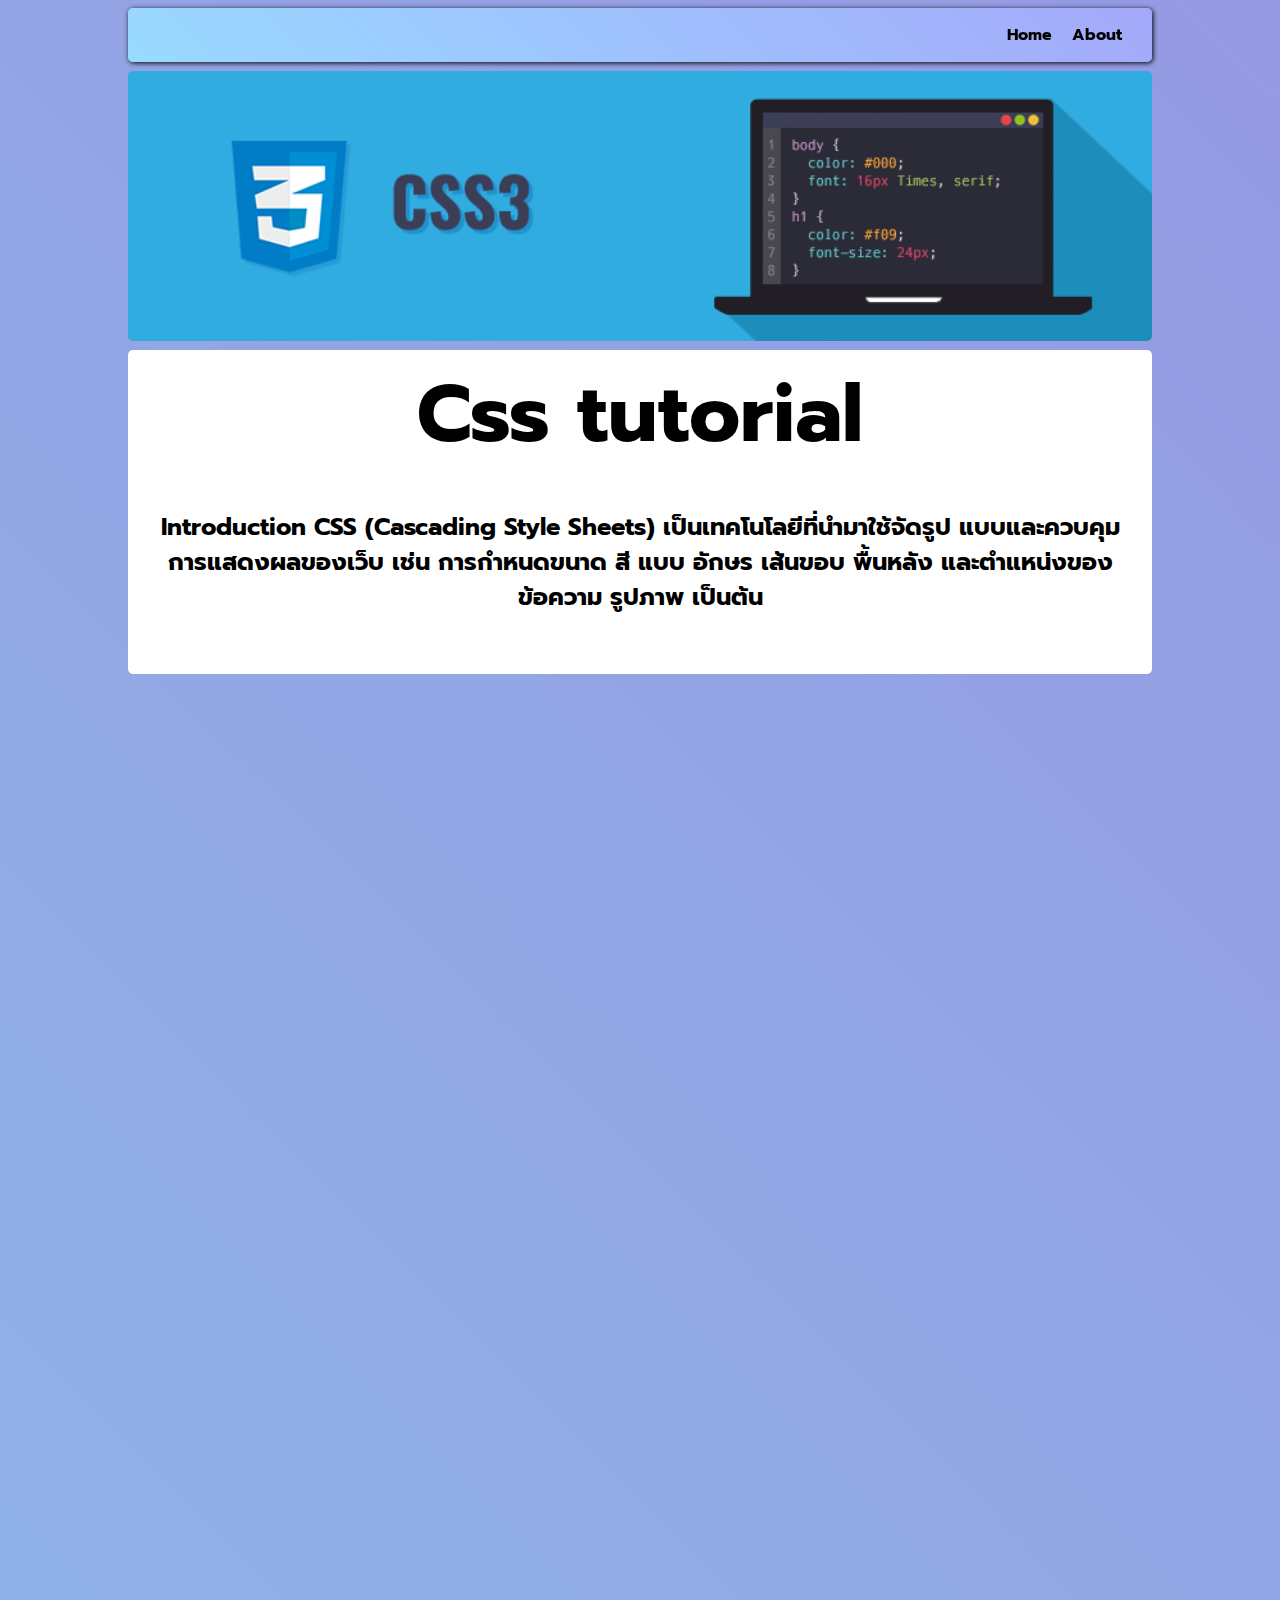
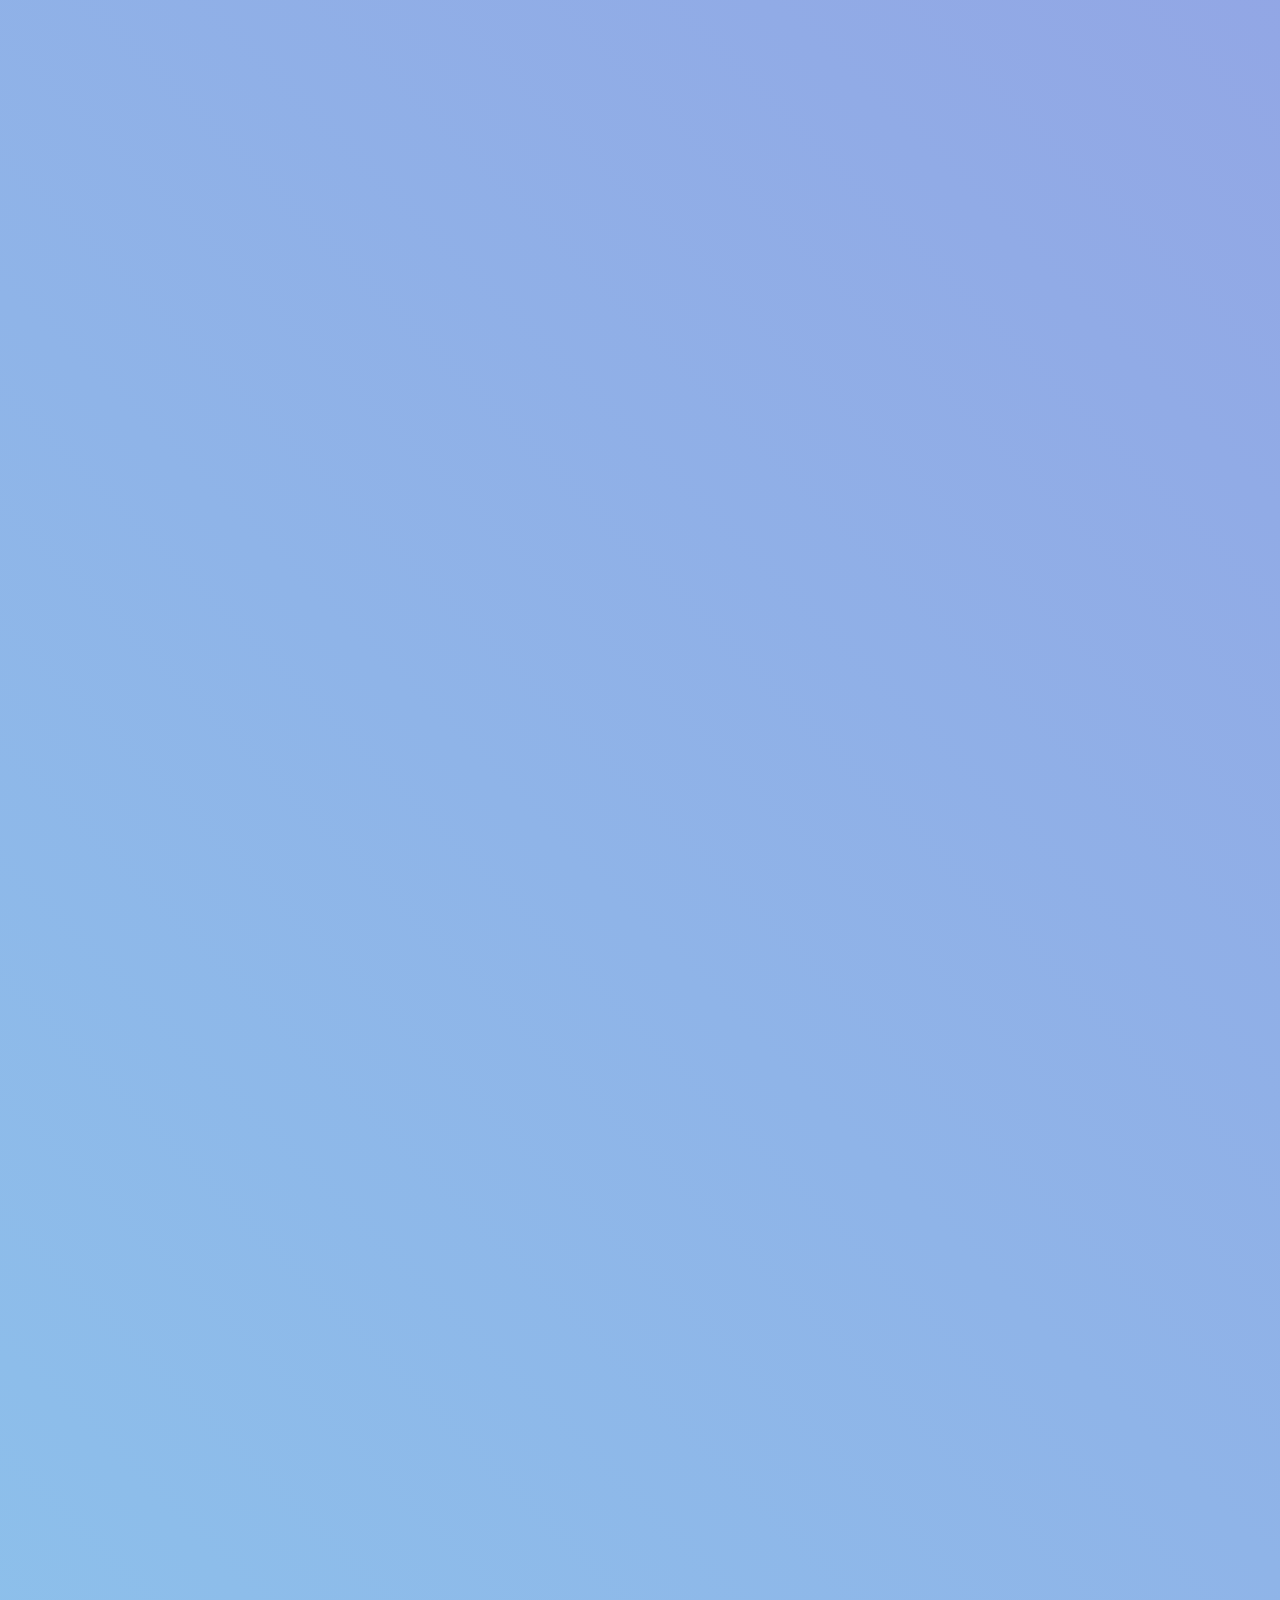
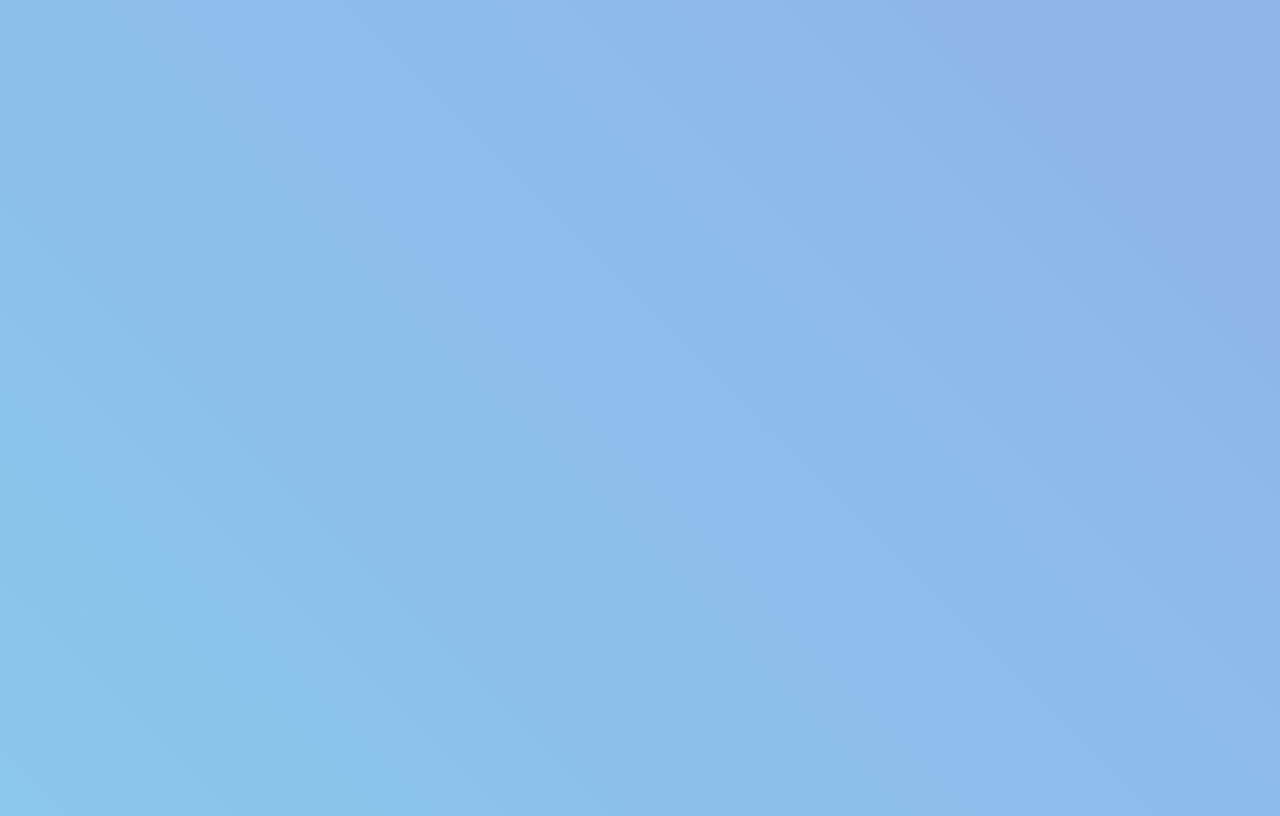
<file: css-tutorial-page/index.html>
<!DOCTYPE html>
<html lang="en">
<head>
	<meta charset="UTF-8">
	<meta http-equiv="X-UA-Compatible" content="IE=edge">
	<meta name="viewport" content="width=device-width, initial-scale=1.0">
	<title>Css tutorial</title>
	<link rel="stylesheet" href="style.css">
</head>
<body>
	<div class="container page-mg">
		<nav class="nav-item center">
			<a href="#" class="nav-r">Home</a>
			<a href="#" class="nav-r">About</a>
			<a href="#" class="nav-r"></a>
		</nav>
		<div class="header-bg"></div>
		<header>
			<h1>Css tutorial</h1>
			<h2>Introduction
	CSS (Cascading Style Sheets) เป็นเทคโนโลยีที่นํามาใช้จัดรูป
	แบบและควบคุมการแสดงผลของเว็บ เช่น การกําหนดขนาด สี แบบ
	อักษร เส้นขอบ พื้นหลัง และตําแหน่งของข้อความ รูปภาพ เป็นต้น</h2>
		</header>
	</div>
</body>
</html>
</file>
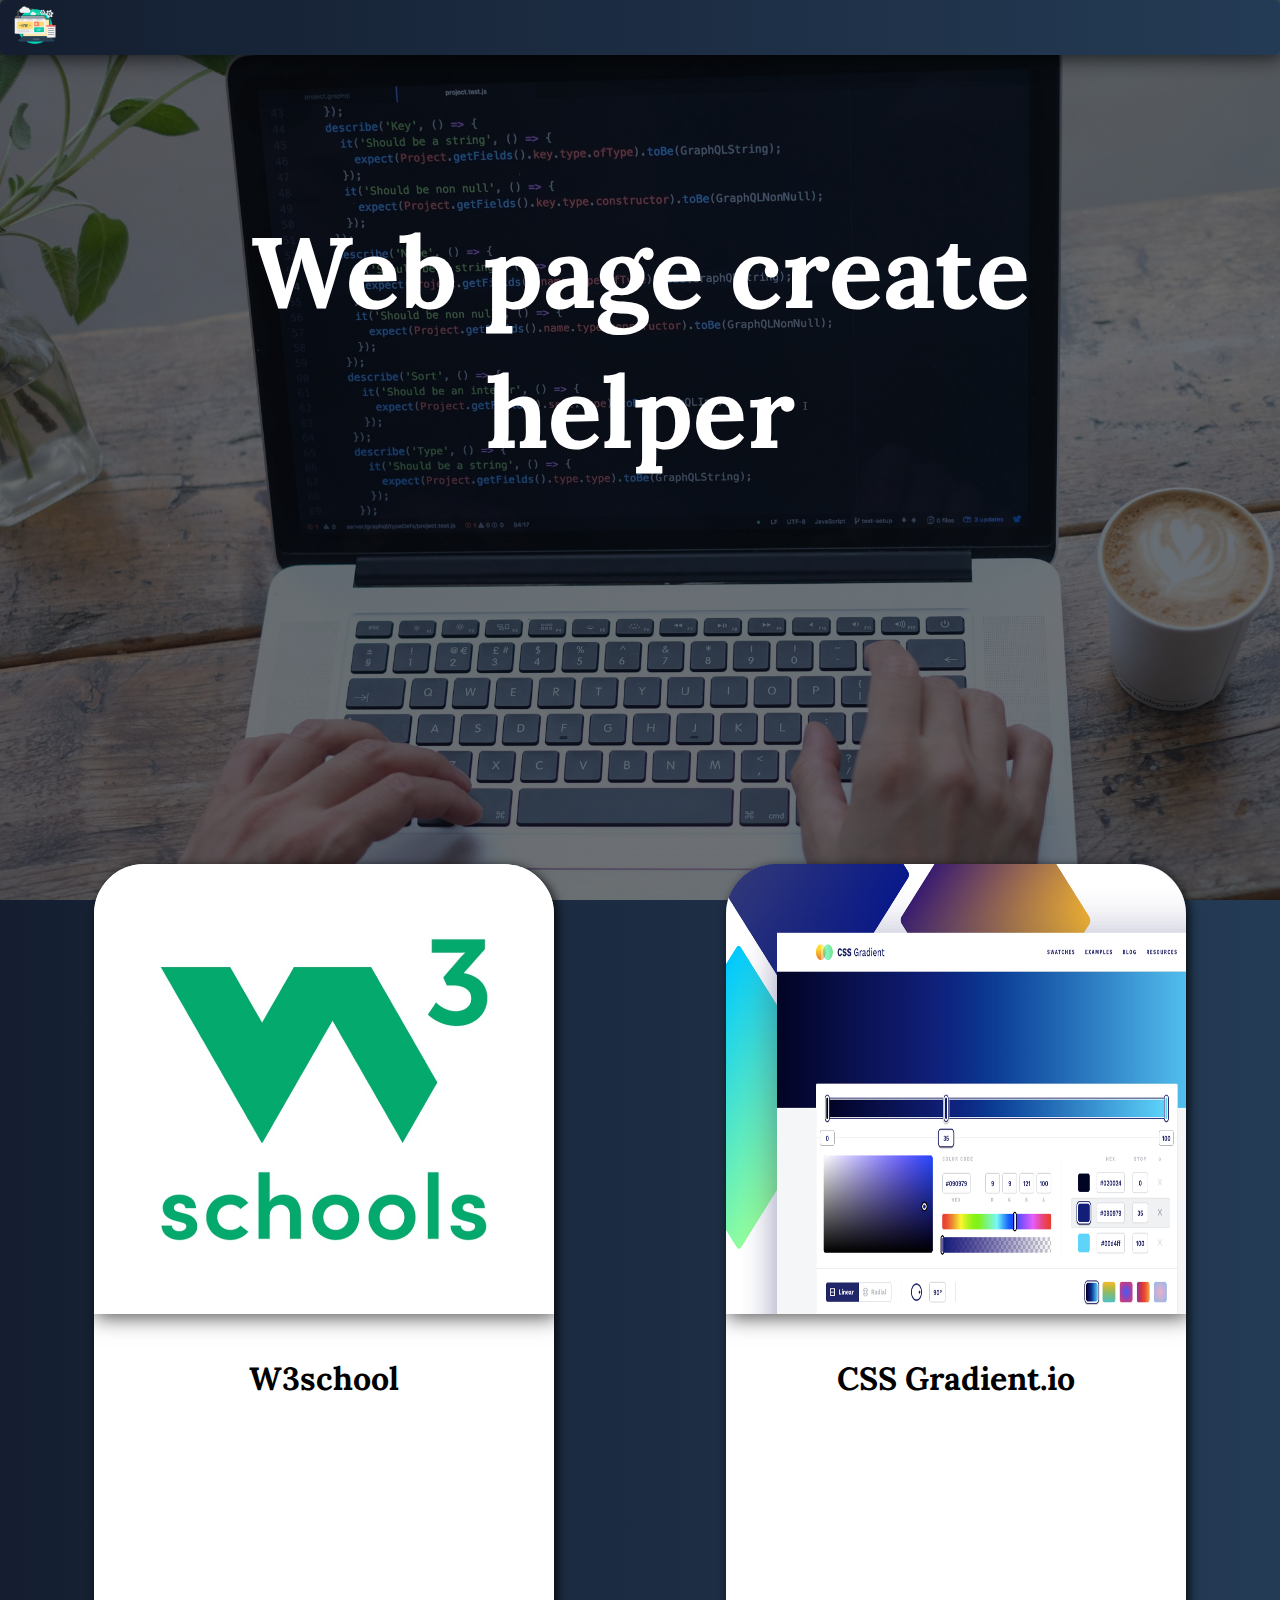
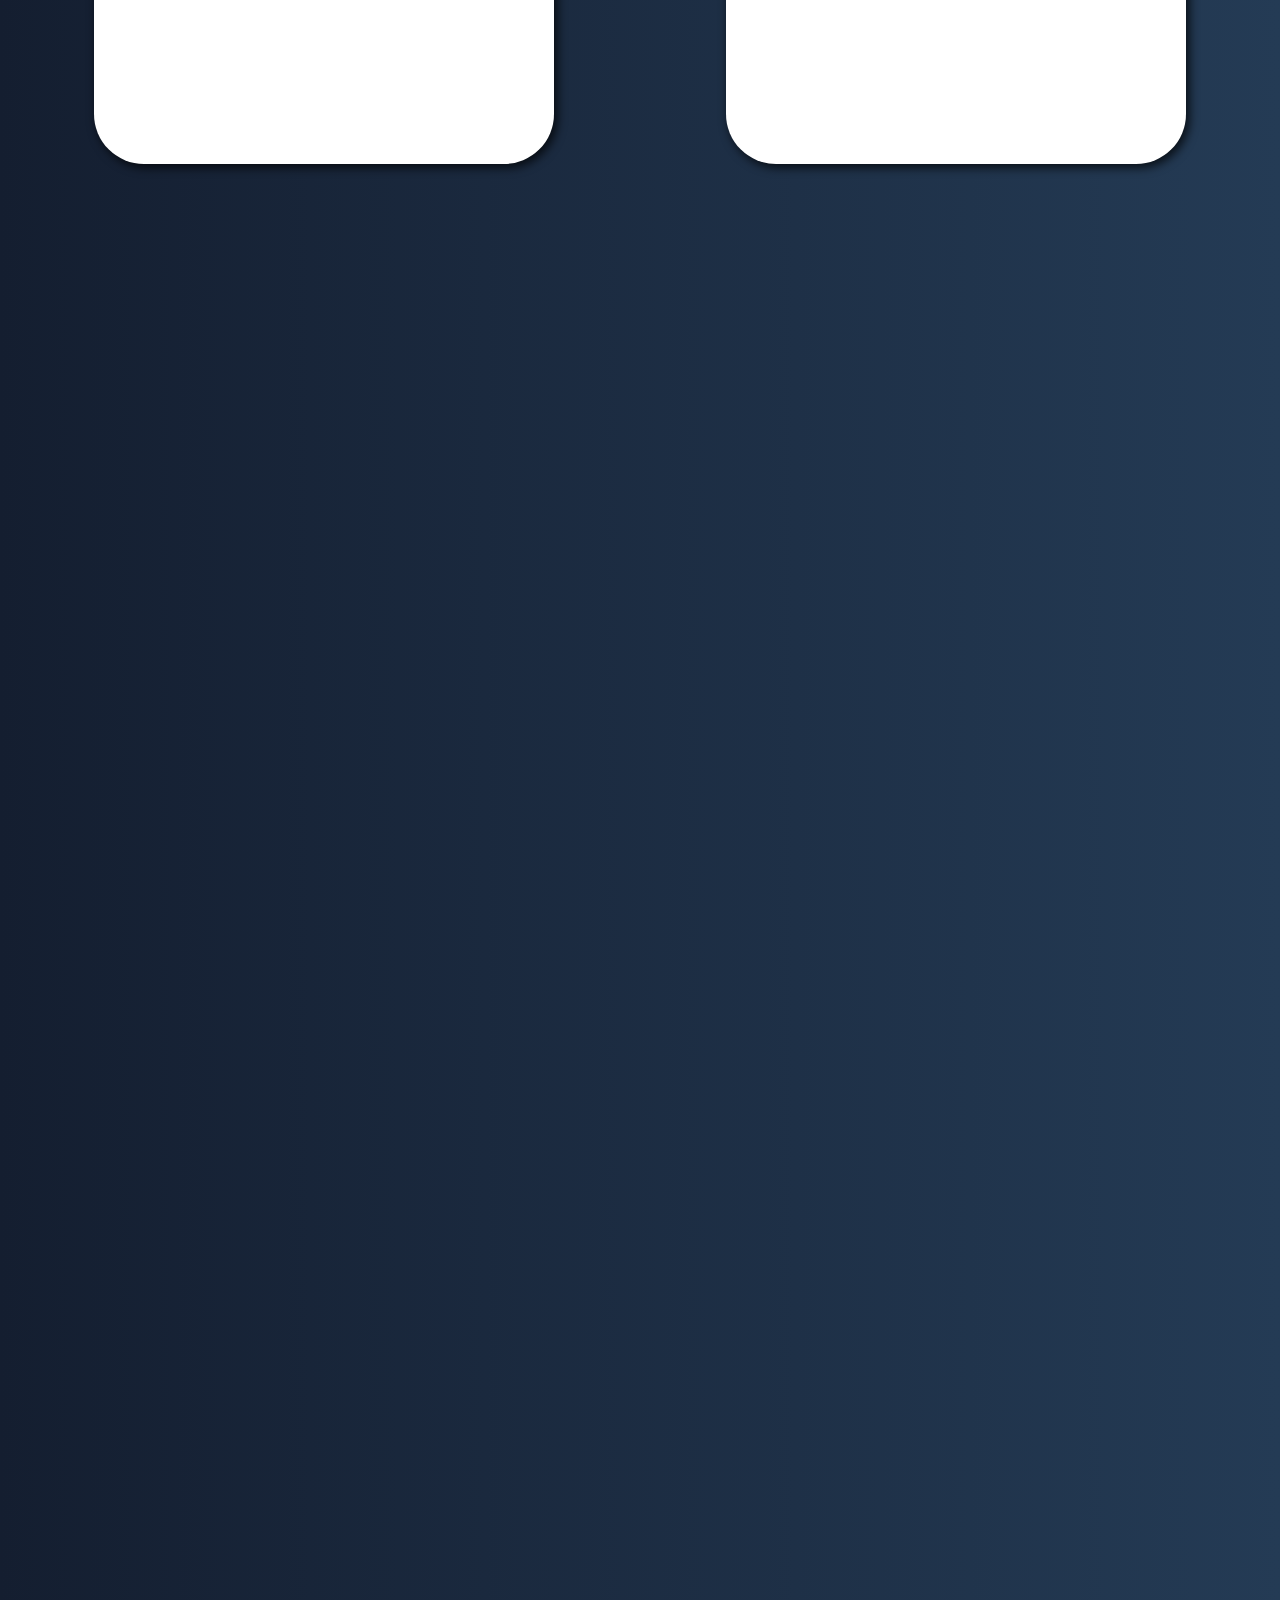
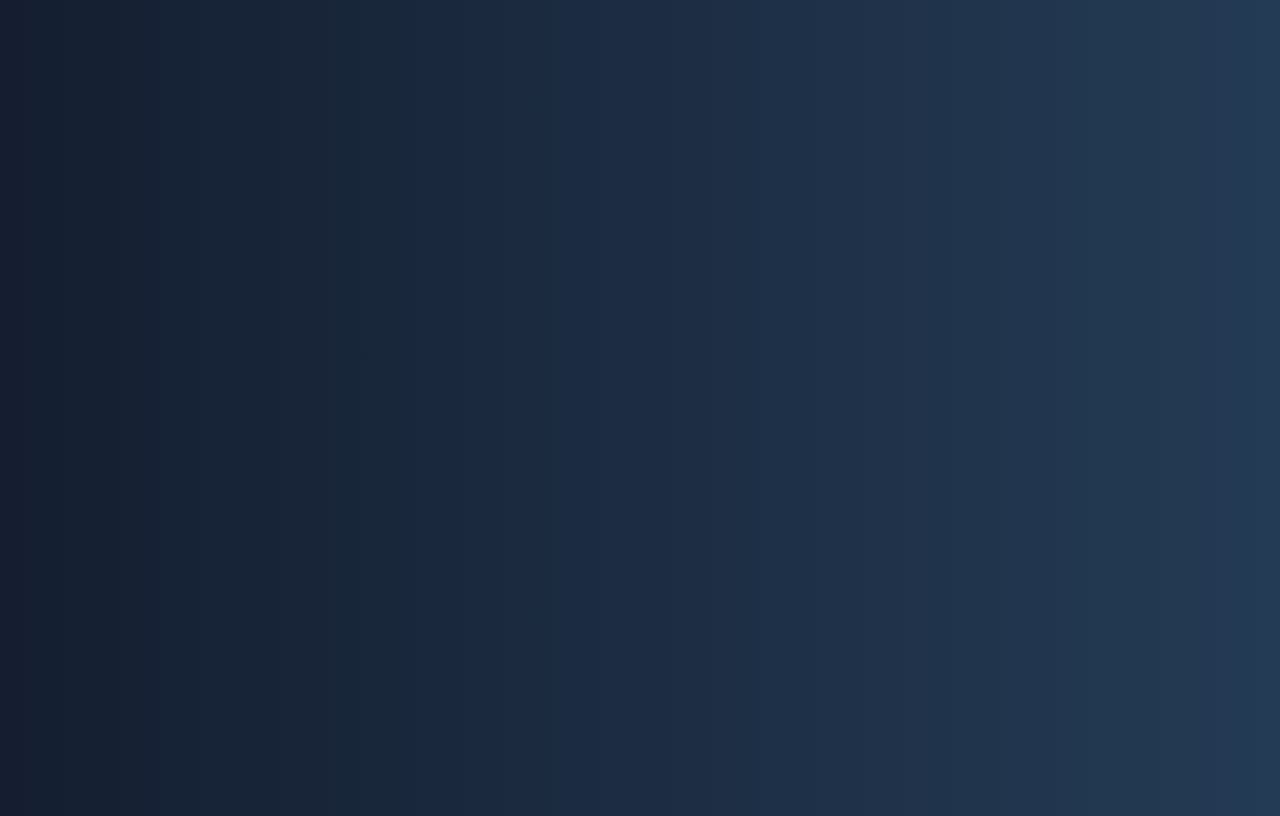
<file: fontend-helper/index.html>
<!DOCTYPE html>
<html lang="en">
<head>
    <meta charset="UTF-8">
    <meta http-equiv="X-UA-Compatible" content="IE=edge">
    <meta name="viewport" content="width=device-width, initial-scale=1.0">
    <title>Web create helper</title>
    <link rel="stylesheet" href="style.css">
</head>
<body>
    <div class="container">
        <div class="bar">
            <img class="logo" src="image/front_end-icon.png" alt="">
        </div>
        <div class="header">
            <h1>Web page create helper</h1>
        </div>
        <div class="main-l">
            <div class="center">
                <div class="box">
                    <img class="img" src="image/w3school.jpg" alt="">
                    <div class="content">
                        <h1>W3school</h1>
                        <a href="http://" target="_blank"></a>
                    </div>
                </div>
            </div>
        </div>
        <div class="main-r">
            <div class="center">
                <div class="box">
                    <img class="img" src="image/css-gradient.png" alt="">
                    <div class="content">
                        <h1>CSS Gradient.io</h1>
                        <a href=""></a>
                    </div>
                </div>
            </div>
        </div>
    </div>
</body>
</html>
</file>
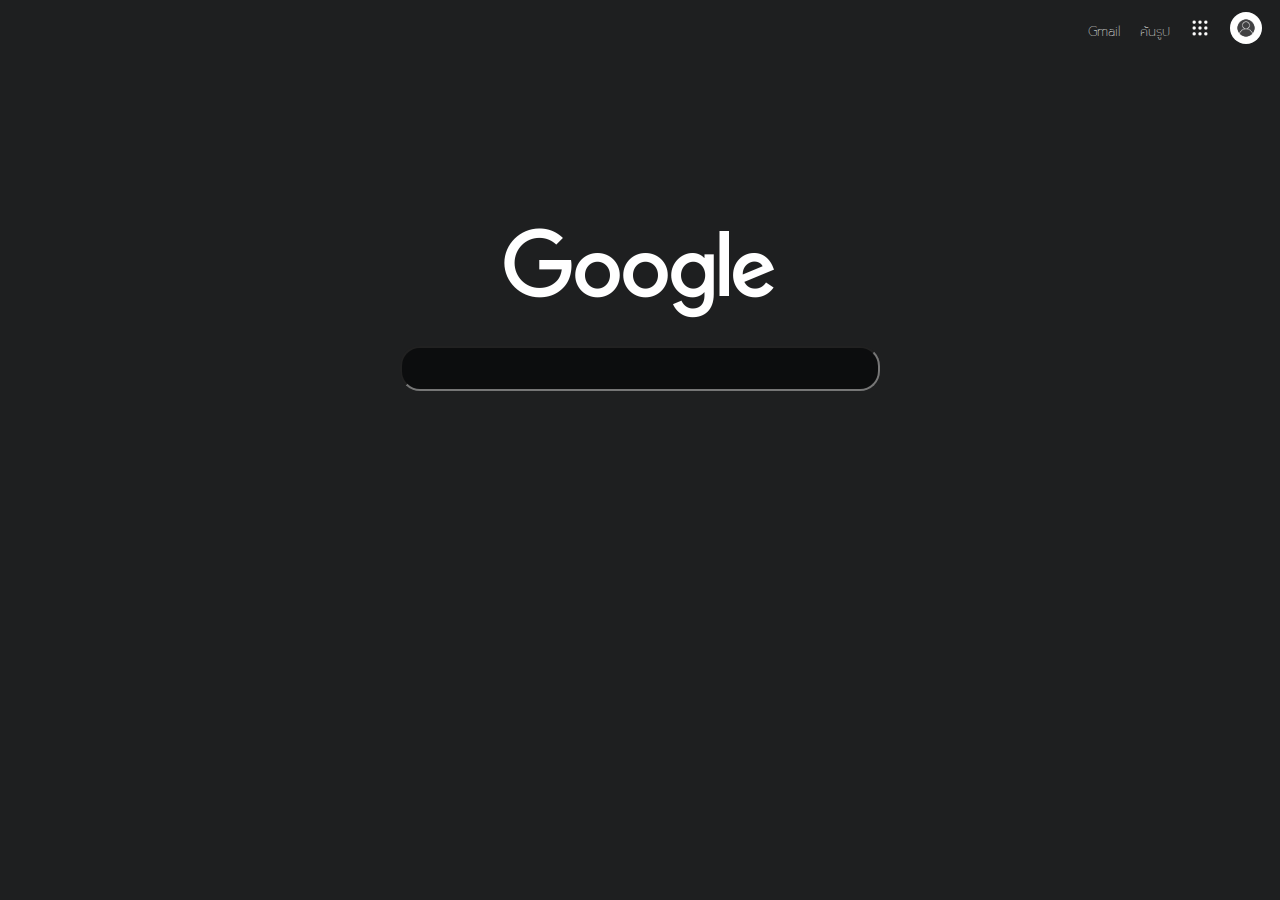
<file: google-page-by-ref/index.html>
<!DOCTYPE html>
<html lang="en">
<head>
	<meta charset="UTF-8">
	<meta http-equiv="X-UA-Compatible" content="IE=edge">
	<meta name="viewport" content="width=device-width, initial-scale=1.0">
	<title>Google-page</title>
	<link rel="stylesheet" href="style.css">
</head>
<body>
	<div id="gb">
		<div class="gb_flex">
			<a class="gb_item" href="https://mail.google.com/" target="_blank">Gmail</a>
			<a class="gb_item" href="#">ค้นรูป</a>
			<div class="gb_item">
				<div class="">
					<a href="">
						<img id="ga_ic" class="" src="image/grid-dots-light.png" alt="google-app">
					</a>
				</div>
			</div>
			<div class="gb_item">
				<a href="">
					<img id="pf_ic" class="" src="image/Profile-image.jpg" alt="Profile-image">
				</a>
			</div>
		</div>
	</div>
	<div  id="" class="lg_flex lg_expend">
		<div class="">
			<img src="image/googlelogo_light_color_272x92dp.png" alt="" width="272" height="92" >
		</div>
	</div>
	<div class="s_flex">
		<div id="" class="">
			<input id="s_box" class="" type="search" value="">
		</div>
	</div>
</body>
</html>
</file>
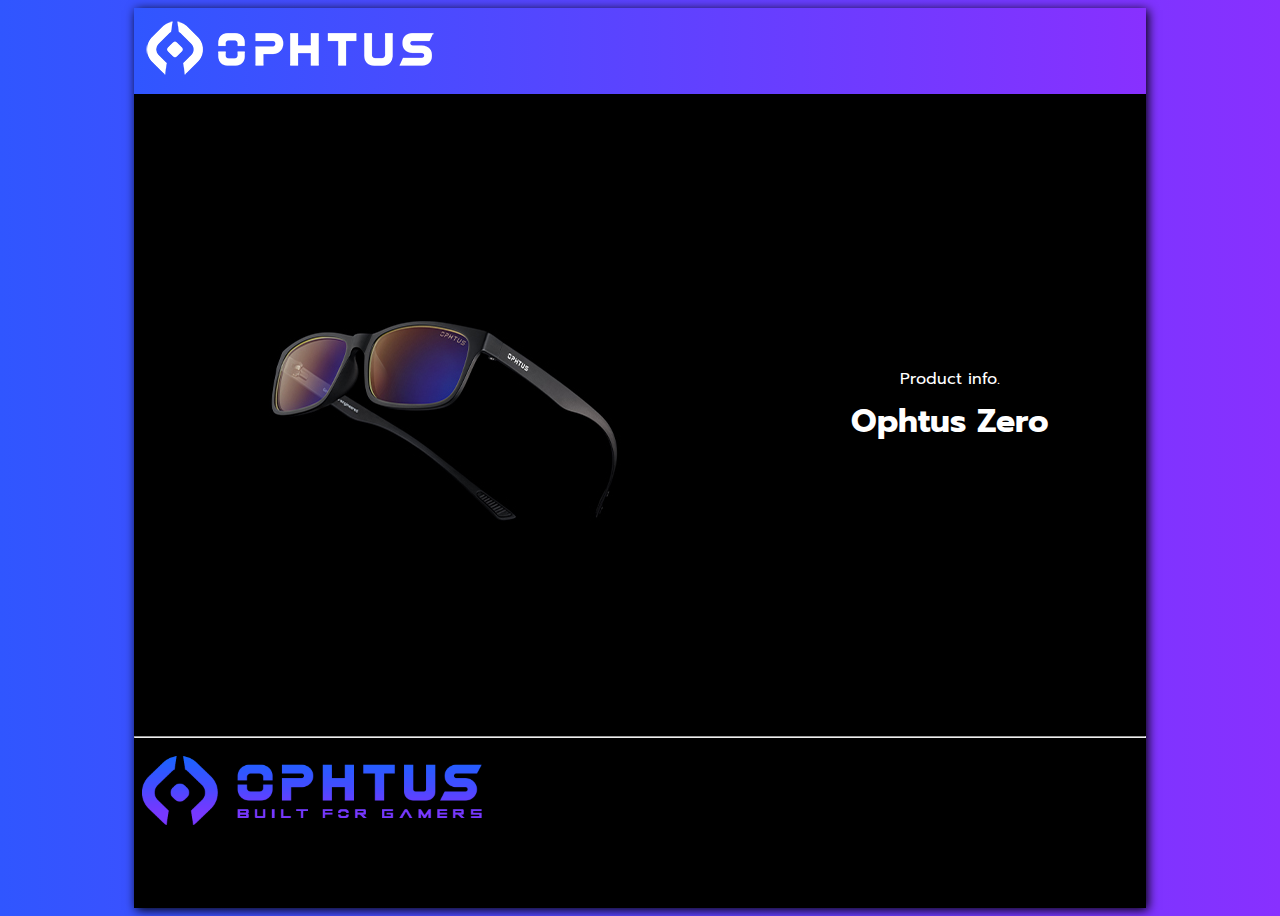
<file: Product-landing-page-ophtus/index.html>
<!DOCTYPE html>
<html lang="en">
<head>
	<meta charset="UTF-8">
	<meta http-equiv="X-UA-Compatible" content="IE=edge">
	<meta name="viewport" content="width=device-width, initial-scale=1.0">
	<title>Ophtus Zero</title>
	<link rel="stylesheet" href="style.css">
</head>
<body>
	<div class="bd-box">
		<div class="container">
			<header>
				<img src="image/ophtus-logo.png" alt="">
			</header>
			<div class="pd-box center">
				<img class="pd-img" src="image/Zero-2.jpg" alt="">
			</div>
			<section class="center">
				Product info.
				<h1>Ophtus Zero</h1>
			</section>
			<footer>
				<hr>
					<div class="">
						<img src="image/ophtus_built-for-gamers.png" alt="" width="360"
						height="90">
					</div>
			</footer>
		</div>
	</div>
</body>
</html>
</file>
<file: css-tutorial-page/style.css>
@import url('https://fonts.googleapis.com/css2?family=Prompt&display=swap');

*{
	font-family: 'Prompt';
	line-height: 1.4rem;
	text-decoration: none;
	box-sizing: border-box;
}

body{
	background-color: #8BC6EC;
	background-image: linear-gradient(45deg, #8BC6EC 0%, #9599E2 100%);
	margin-left: 10%;
	margin-right: 10%;
	height: 4000px;

}

.container{
	display: grid;
	grid-template-columns: 2;
	grid-template-areas:
	"logo navigation"
	"header header"
	"section section"
	"footer footer"
	;
}

.nav-item{
	grid-area:  navigation;
	position: fixed;
	width: 80vw;
	height: 6vh;
	background-image: linear-gradient(45deg, #8BC6EC 0%, #9599E2 100%);
	filter: brightness(110%);
	border-radius: 5px;
	box-shadow: 1px 1px 5px black;
}

.nav-r{
	color: black;
	font-weight: bolder;
	margin: 10px;
}

header{
	grid-area: header;
	height: 100%;
	background-color: white;
	margin-top: 1vh;
	border-radius: 5px;
}

h1{
	text-align: center;
	font-weight: bolder;
	font-size: 5rem;
}

h2{ text-align: center;
	padding: 30px;
	line-height: 2.2rem;
}

.header-bg{
	background: url(image/css-bg.png) no-repeat center/cover;
	margin-top: 7vh;
	width: 80vw;
	height: 30vh;
	border-radius: 5px;
	/* overflow: hidden; */
}

.center{
	display: flex;
	align-items: center;
	justify-content: end;
	flex-direction: row;
}
</file>
<file: fontend-helper/style.css>
@import url('https://fonts.googleapis.com/css2?family=Lora&display=swap');

*{
    line-height: 1.4em;
    font-family: 'Lora';
}

body{
  background: linear-gradient(to right, #141e30, #243b55); /* W3C, IE 10+/ Edge, Firefox 16+, Chrome 26+, Opera 12+, Safari 7+ */
  height: 4000px;
}

.container{
    display: grid;
    grid-template-columns: 1fr 1fr;
    margin: 0 auto;
    grid-template:
        'bar bar'
        'header header'
        'main-l main-r'
        'footer footer'
    ;
    /* grid-gap: 50px; */
}

.page-mg{
    margin-left: 10%;
    margin-right:10%;
}

.bar{
    grid-area: bar;
    background: linear-gradient(to right, #141e30, #243b55); /* W3C, IE 10+/ Edge, Firefox 16+, Chrome 26+, Opera 12+, Safari 7+ */
    border-radius:5px;
    box-shadow: 2px 2px 20px 1px rgba(0, 0, 0,0.700);
    position: fixed;
    top: 0%;
    left: 0%;
    width: 100%;
}

.logo{
    color: white;
    background: url(image/front_end-icon.png);
    width: 50px;
    height: 50px;
    padding-left:10px;
}

.header{
    grid-area: header;
    padding: 10%;
    margin-bottom: 15%;
}

.header::before{
    content: "";
    background: url(image/header.jpg) no-repeat center center/cover;
    position: absolute;
    filter: brightness(50%);
    opacity: 0.8;
    top: 0%;
    left: 0%;
    z-index: -1;
    width: 100%;
    height: 100%;
}

.header h1{
    text-align: center;
    font-size: 100px;
    color: white;
}

.main-l{
    grid-area: main-l;

}

.main-r{
    grid-area: main-r;
}

.box{
    background: white;
    width: 36vw;
    height: 100vh;
    border-radius: 50px;
    box-shadow: 3px 3px 10px 1px rgba(0, 0, 0,0.700);
    overflow: hidden;
}
.img{
    background: #243b55 no-repeat center center;
    box-shadow: 2px 2px 20px 1px rgba(0, 0, 0,0.700);
    width: 100%;
    height: 50%;
}

.content{
    text-align: center;
    display: flex;
    justify-content: center;
    align-items: center;
    padding: 1rem;
    flex-direction: column;


}

.footer{
    grid-area: footer;
}

.center{
    display: flex;
    justify-content: center;
    align-items: center;
    flex-direction: column;
}

@media (max-width: 800px){
    .container{
        grid-template-columns: 1fr;
        grid-template-areas:
        'bar'
        'header'
        'main-l'
        'main-r'
        'footer'
        ;
    }
    .box{
        width: 400px;
        margin-top:5%;
    }
}
</file>
<file: google-page-by-ref/style.css>
/* font */
@import url('https://fonts.googleapis.com/css2?family=Prompt:wght@500&display=swap');
:root{
	--bg-color:rgba(12, 13, 14, 0.925)
}

*{
	font-family: 'Prompt';
	line-height: 1.4rem;
	text-decoration: none;
}

body{
	background: rgba(12, 12.9, 14.1, 0.925);
	color: white;
}

#gb{
	/* border: 1px solid white ; */
	width: 100%;
	height: 48px;
}

.gb_flex{
	height: 100%;
	display: flex;
	box-sizing: border-box;
	align-items: center;
	justify-content: right;

}

.gb_item{
	margin: 10px;
	width: auto;
	height: auto;
}

#ga_ic{
	width: 20px;
	height: 20px;
}

.ga_box{
	width: 40px;
	max-width: 40px;
	height: 40px;
	max-height: 40px;

}

#pf_ic{
	border-radius:50px;
	width: 32px;
	height: 32px;
}

.lg_flex{
	display: flex;
	flex-direction: column;
	align-items: center;
	box-sizing: border-box;
	justify-content: end;
}
.lg_expend{
	min-height: 92px;
	height: calc(100% - 560px);
	height: 30vh;
}

.s_flex{
	display: flex;
	justify-content: center;
	padding: 20px;
}

#s_box{
	border-radius:20px;
	height: 45px;
	width: 480px;
	background-color: rgba(12, 12.9, 14.1, 1);
	color: white;
	font-size: 24px;
}

a{
	color: white;
	text-align: center;
	font-size: 13px;
	font-weight: lighter;
}
</file>
<file: Product-landing-page-ophtus/style.css>
@import url('https://fonts.googleapis.com/css2?family=Prompt&display=swap');

*{
	font-family: 'Prompt';
	line-height: 1.4rem;
	text-decoration: none;
	box-sizing: border-box;
}

body{
	background: linear-gradient(to right, #3056ff, #8830ff);
	/* background: black; */
}

.bd-box{
	position: relative;
	left: 0;
	top: 0;
	background-color: black;
	/* background: linear-gradient(to right, #3056ff, #8830ff); */
	color: #fff;
	box-shadow: 2px 2px 10px rgba(0, 0, 0,1);
	height: 100%;
	margin-left: 10%;
	margin-right: 10%;
	/* border-radius: 10px; */
	overflow: hidden;
}
.container{
	display: grid;
	grid-template-columns: 2;
	grid-template-areas:
	"header header"
	"pdbox section"
	"footer footer"
	;
}

header{
	grid-area: header;
	background: linear-gradient(to right, #3056ff, #8830ff);
	/* background-color: black; */
	margin-bottom: 20px;
	padding: 10px;
}

section{
	grid-area: section;
	text-align: center;
	height: 66vh;
	width: 100%;

}

.pd-box{
	grid-area: pdbox;
	height: 66vh;
	margin: 10px;
	max-width: 420;
	min-height: 30vh;
}

.pd-img{
	border-radius: 20px;
	border: 20px solid black;
}

footer{
	grid-area: footer;
	/* background: linear-gradient(to right, #3056ff, #8830ff); */
	background-color: black;
	height: 20vh;
}

.center{
	display: flex;
	align-items: center;
	justify-content: center;
	flex-direction: column;

}


@media (max-width: 620px) {
	.container{
		grid-template-columns: 2;
		grid-template-areas:
		"header"
		"pdbox"
		"section"
		"footer";
	}
	section{
		height: 30vmin;
	}

}
</file>
